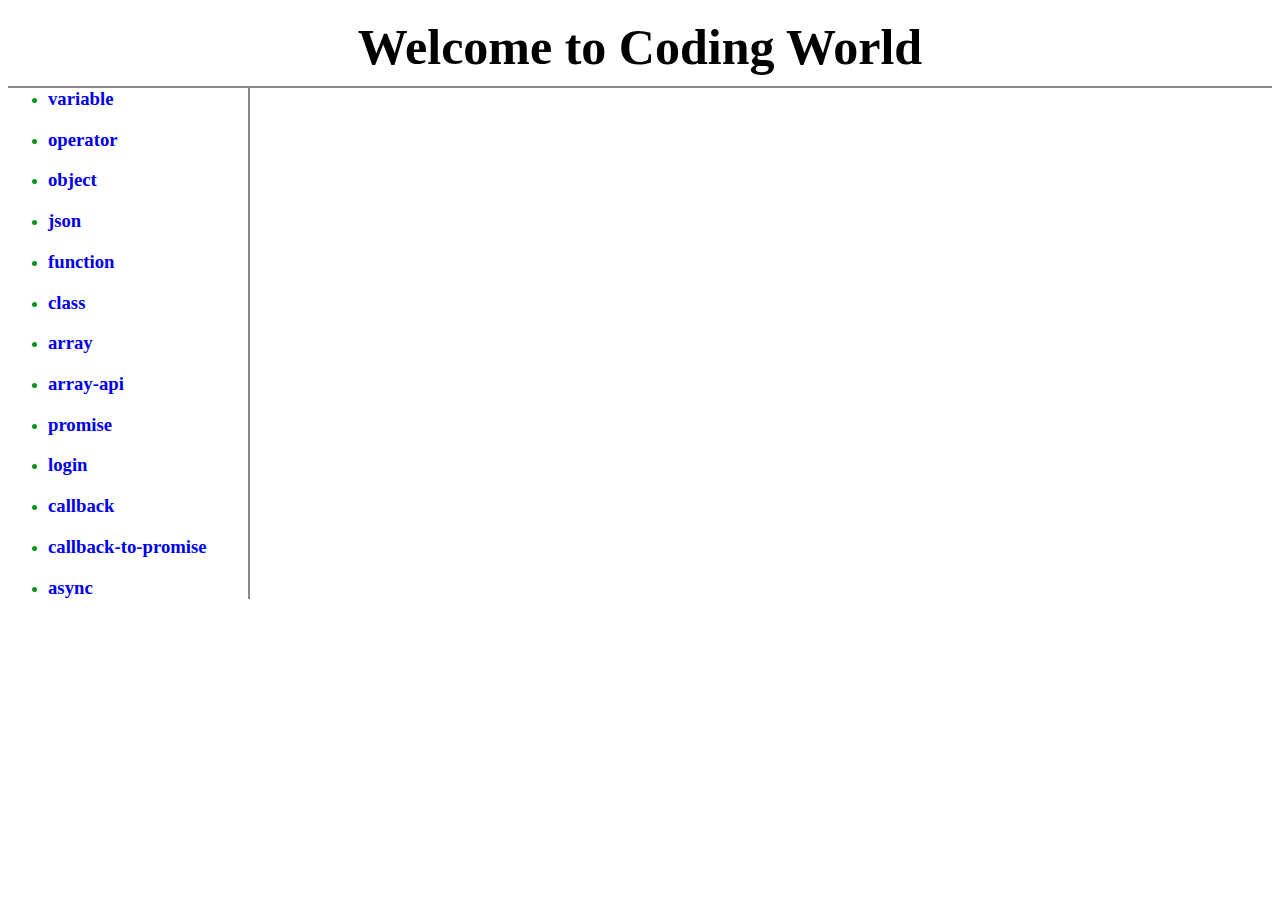
<file: index.html>
<!DOCTYPE html>
<html lang="en">
<head>
    <meta charset="UTF-8">
    <meta name="viewport" content="width=device-width, initial-scale=1.0">
    <title>Document</title>
    <link rel="stylesheet" href="style.css">
<body>
    <section>
        <h1>Welcome to Coding World</h1>
    </section>
    <ul class="list">
        <li><h3><a href="variable.js" class="">variable</a></h3></li>
        <li><h3><a href="operator.js" class="">operator</a></h3></li>
        <li><h3><a href="object.js" class="">object</a></h3></li>
        <li><h3><a href="json.js" class="">json</a></h3></li>
        <li><h3><a href="function.js" class="">function</a></h3></li>
        <li><h3><a href="class.js" class="">class</a></h3></li>
        <li><h3><a href="array.js" class="">array</a></h3></li>
        <li><h3><a href="array-api.js" class="">array-api</a></h3></li>
        <li><h3><a href="async/promise.js" class="">promise</h3></li>
        <li><h3><a href="async/login.js" class="">login</a></h3></li>
        <li><h3><a href="async/callback.js" class="">callback</a></h3></li>
        <li><h3><a href="async/callback-to-promise.js" class="">callback-to-promise</a></h3></li>
        <li><h3><a href="async/async.js" class="">async</a></h3></li>
    </ul>
</body>
</html>
</file>
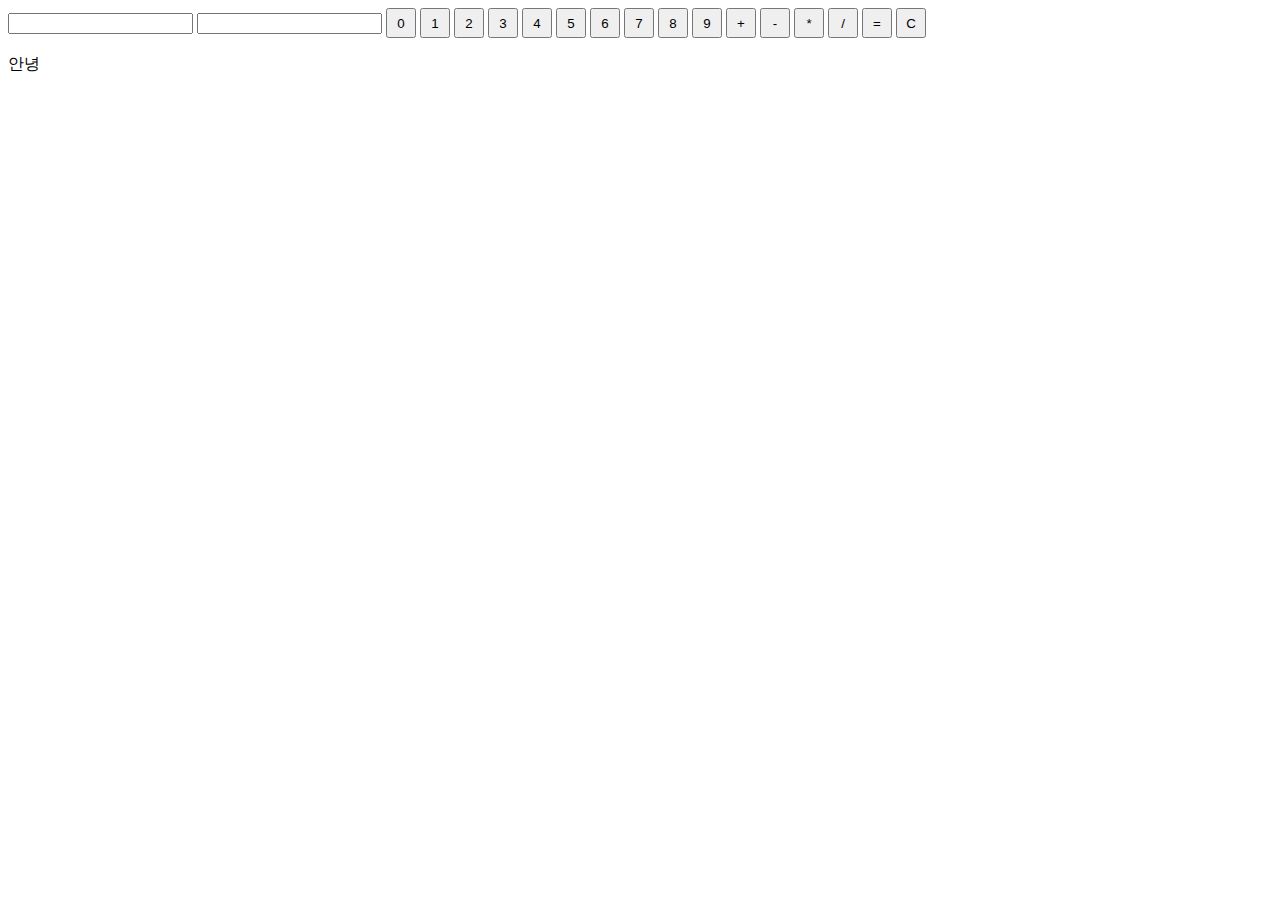
<file: calculator/index.html>
<!DOCTYPE html>
<html lang="en">
<head>
  <meta charset="UTF-8">
  <meta http-equiv="X-UA-Compatible" content="IE=edge">
  <meta name="viewport" content="width=device-width, initial-scale=1.0">
  <link rel="stylesheet" href="style.css">
  <title>Document</title>
</head>
<body>
  <container>
    <input class="number">
    <input class="operator">
    <button class="num0">0</button>
    <button class="num1">1</button>
    <button class="num2">2</button>
    <button class="num3">3</button>
    <button class="num4">4</button>
    <button class="num5">5</button>
    <button class="num6">6</button>
    <button class="num7">7</button>
    <button class="num8">8</button>
    <button class="num9">9</button>
    <button class="numAdd">+</button>
    <button class="numMin">-</button>
    <button class="numMul">*</button>
    <button class="numDiv">/</button>
    <button class="numResult">=</button>
    <button class="numReset">C</button>
    <p>안녕</p>
  </container>
  <script src="index.js"></script>
</body>
</html>
</file>
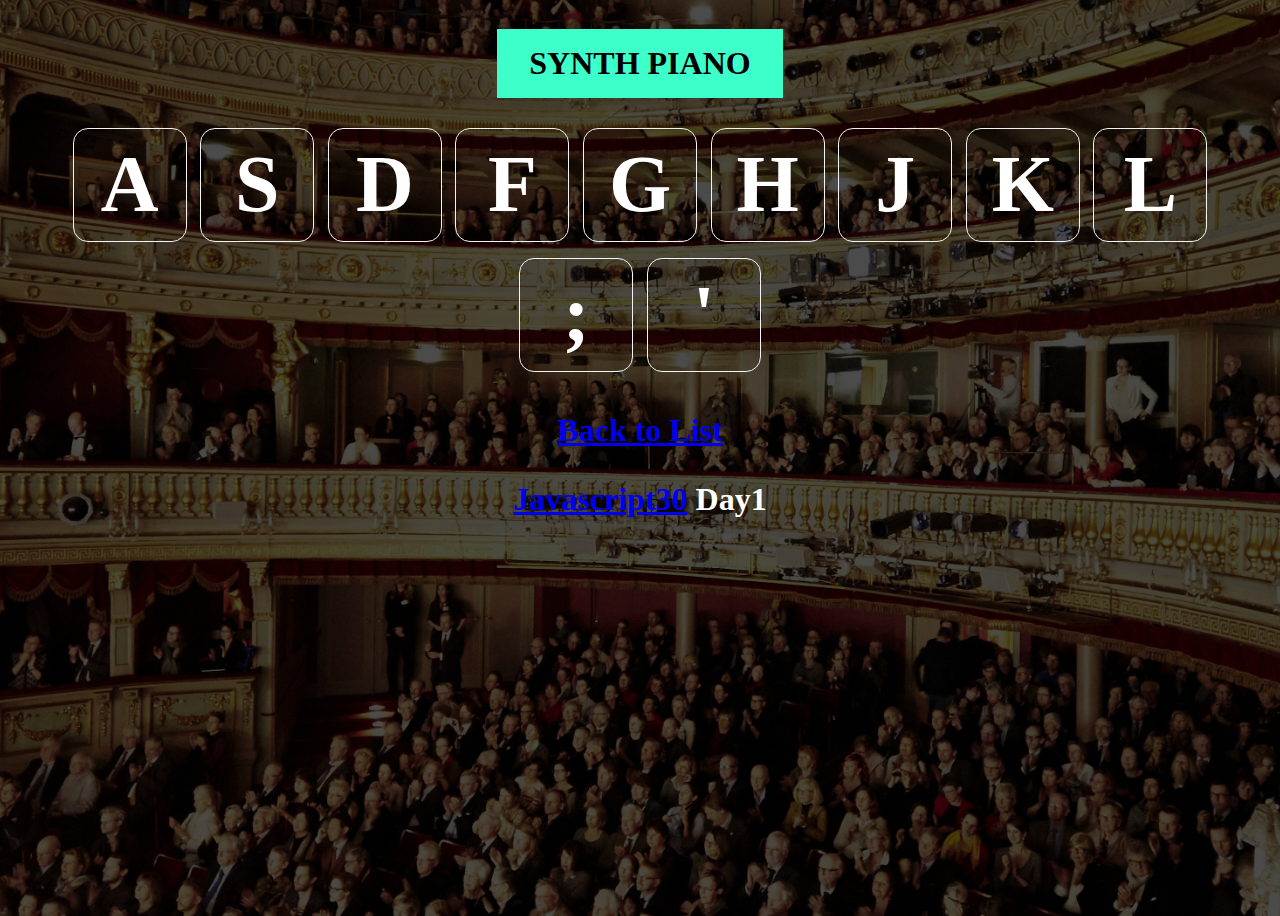
<file: day1-drum/index.html>
<!DOCTYPE html>
<html lang="en">
  <head>
    <meta charset="UTF-8" />
    <meta name="viewport" content="width=device-width, initial-scale=1.0" />
    <meta http-equiv="X-UA-Compatible" content="ie=edge" />
    <title>Synth Piano</title>
    <link rel="stylesheet" href="main.css" />
  </head>
  <body>
    <h1>SYNTH PIANO</h1>
    <section>
      <ul>
        <li data-key="65" class="key">
          <span>A</span>
        </li>
        <li data-key="83" class="key">
          <span>S</span>
        </li>
        <li data-key="68" class="key">
          <span>D</span>
        </li>
        <li data-key="70" class="key">
          <span>F</span>
        </li>
        <li data-key="71" class="key">
          <span>G</span>
        </li>
        <li data-key="72" class="key">
          <span>H</span>
        </li>
        <li data-key="74" class="key">
          <span>J</span>
        </li>
        <li data-key="75" class="key">
          <span>K</span>
        </li>
        <li data-key="76" class="key">
          <span>L</span>
        </li>
        <li data-key="186" class="key">
          <span>;</span>
        </li>
        <li data-key="222" class="key">
          <span>'</span>
        </li>
      </ul>
    </section>
    <footer>
      <p><a href="../">Back to List</a></p>
      <p><a href="https://javascript30.com/">Javascript30</a> Day1</p>
    </footer>
    <audio data-key="65" src="sound/1.mp3"></audio>
    <audio data-key="83" src="sound/2.mp3"></audio>
    <audio data-key="68" src="sound/3.mp3"></audio>
    <audio data-key="70" src="sound/4.mp3"></audio>
    <audio data-key="71" src="sound/5.mp3"></audio>
    <audio data-key="72" src="sound/6.mp3"></audio>
    <audio data-key="74" src="sound/7.mp3"></audio>
    <audio data-key="75" src="sound/8.mp3"></audio>
    <audio data-key="76" src="sound/9.mp3"></audio>
    <audio data-key="186" src="sound/10.mp3"></audio>
    <audio data-key="222" src="sound/11.mp3"></audio>
    <script src="main.js"></script>
  </body>
</html>
</file>
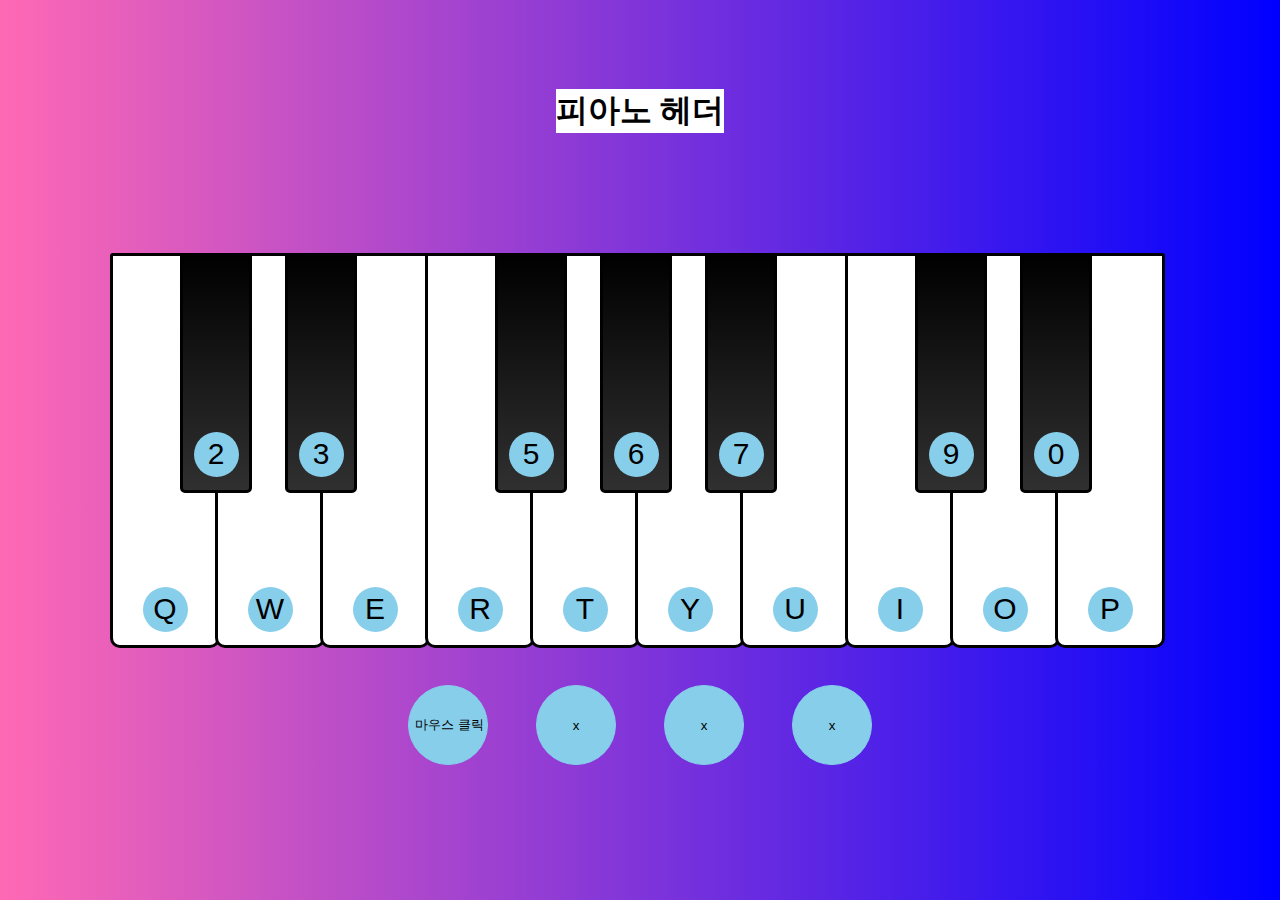
<file: piano/index.html>
<!doctype html>
<html>
  <head>
    <title>Piano</title>
    <link rel="stylesheet" href="style.css" type="text/css">
  </head>
  <body>
    <header>
      <h1>피아노 헤더</h1>
    </header>
    <div class="piano">
      <button class="white-key C4-key">
        <div class="box">Q</div>
      </button>
      <button class="black-key Db4-key">
        <div class="box">2</div>
      </button>
      <button class="white-key D4-key">
        <div class="box">W</div>
      </button>
      <button class="black-key Eb4-key">
        <div class="box">3</div>
      </button>
      <button class="white-key E4-key">
        <div class="box">E</div>
      </button>
      <button class="white-key F4-key">
        <div class="box">R</div>
      </button>
      <button class="black-key Gb4-key">
        <div class="box">5</div>
      </button>
      <button class="white-key G4-key">
        <div class="box">T</div>
      </button>
      <button class="black-key Ab4-key">
        <div class="box">6</div>
      </button>
      <button class="white-key A4-key">
        <div class="box">Y</div>
      </button>
      <button class="black-key Bb4-key">
        <div class="box">7</div>
      </button>
      <button class="white-key B4-key">
        <div class="box">U</div>
      </button>
      <button class="white-key C5-key">
        <div class="box">I</div>
      </button>
      <button class="black-key Db5-key">
        <div class="box">9</div>
      </button>
      <button class="white-key D5-key">
        <div class="box">O</div>
      </button>
      <button class="black-key Eb5-key">
        <div class="box">0</div>
      </button>
      <button class="white-key E5-key">
        <div class="box">P</div>
      </button>
    </div>
    <footer>
      <input class="loop1" type="button" onclick="C4.play()" value="마우스 클릭">
      <input class="loop2" type="button" value="x">
      <input class="loop3" type="button" value="x">
      <input class="loop4" type="button" value="x">
    </footer>
    <script src="script.js"></script>
    <script src="clickEvent.js"></script>
  </body>
</html>
</file>
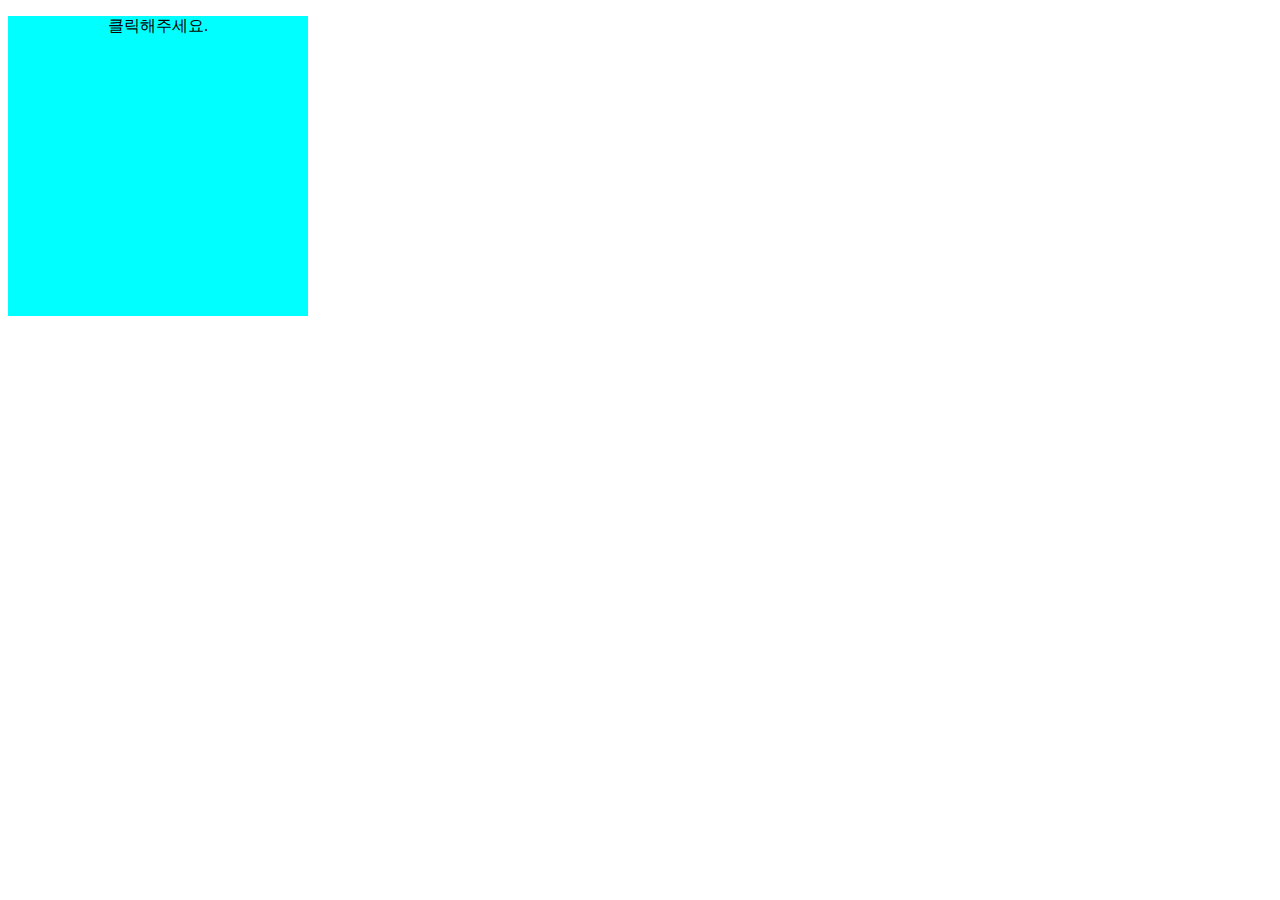
<file: respone/index.html>
<!DOCTYPE html>
<html lang="en">
<head>
  <meta charset="UTF-8">
  <meta http-equiv="X-UA-Compatible" content="IE=edge">
  <link rel="stylesheet" href="style.css">
  <meta name="viewport" content="width=device-width, initial-scale=1.0">
  <title>Document</title>
</head>
<body>
  <div class="box">
    <p>클릭해주세요.</p>
  </div>
</body>
<script>
  const box = document.querySelector(".box");
  const p = document.querySelector("p");
  
  box.addEventListener("click", () => {
    box.style.background = "red";
    if(box.style.background === "red") {
      const getTime = () => {
      setInterval(() => {
        const date = new Date();
        let seconds = date.getSeconds();
        const milliseconds = date.getMilliseconds();
        p.innerHTML = `${seconds}.${milliseconds}`;
      }, 10);
    }
    getTime();
    }
  }) 
  
</script>
</html>
</file>
<file: style.css>
a {
    text-decoration: none;
}


li {
    color: rgb(11, 145, 28);
}

h1 {
    font-size:50px;
    border-bottom: 2px solid #888;
    padding: 10px;
    margin-top: 0;
    margin-bottom: 0;
    text-align: center;
}

h3 {
    margin-top: 0;
}

.list {
    border-right: 2px solid #888;
    width: 200px;
    margin: 0;
}
</file>
<file: calculator/style.css>
button {
  width: 30px;
  height: 30px;
}
</file>
<file: day1-drum/main.css>
body {
  text-align: center;
  background: linear-gradient(rgba(0, 0, 0, 0.7), rgba(0, 0, 0, 0.7)),
    url("./img/opera.jpeg");
  background-size: auto 130%;
  background-position: center center;
  min-height: 100vh;
}
h1 {
  display: inline-block;
  padding: 1rem 2rem;
  background: #3cffc9;
  font-weight: 900;
}
ul {
  padding: 0;
  margin: 0;
}
li {
  display: inline-block;
  width: 5rem;
  height: 5rem;
  display: inline-flex;
  align-items: center;
  justify-content: center;
  border: 1px solid #f3f3f3;
  border-radius: 15px;
  padding: 1rem;
  transition: all 0.5s ease-in-out;
  margin: 0.5rem 0.3rem;
}

li.playing {
  transform: scale(0.9);
}

li img {
  width: 110px;
  border-radius: 50%;
}
li span {
  color: white;
  font-weight: 900;
  font-size: 5rem;
}

p {
  color: white;
  font-weight: 900;
  font-size: 2rem;
}
</file>
<file: piano/style.css>
html {
  height: 100%;
}

body {
  margin: 0;
  padding: 0;
  height: 100%;
  display: flex;
  justify-content: center;
  align-items: center;
  background: linear-gradient(to right, hotpink, blue);
}

header {
  height: 85%;
  display: inline-block;
  position: absolute;
}

h1 {
  background-color: white;
}

.piano {
  display: flex;
  position: relative;
}

.white-key {
  display: flex;
  justify-content: center;
  align-items: flex-end;
  width: 110px;
  height: 395px;
  background-color: #FFF;
  border: 3px solid black;
  border-radius: 3px 3px 10px 10px;
  margin-left: -5px;
  outline: none;
  cursor: pointer;
}

.white-key.active {
  background-color: #C0C0C0;
}

.black-key {
  display: flex;
  justify-content: center;
  align-items: flex-end;
  position: absolute;
  width: 72px;
  height: 240px;
  background-image: linear-gradient(#000000, #303030);
  border: 3px solid black;
  border-radius: 0 0 5px 5px;
  outline: none;
  cursor: pointer;
}

.black-key.active {
  background-image: linear-gradient(#000000, #101010);
}

.box {
  display: flex;
  justify-content: center;
  align-items: center;
  font-size: 30px;
  width: 45px;
  height: 45px;
  background-color: skyblue;
  margin-bottom: 12px;
  border-radius: 100%;
}

.Db4-key {
  left: 65px;
}

.Eb4-key {
  left: 170px;
}

.Gb4-key {
  left: 380px;
}

.Ab4-key {
  left: 485px;
}

.Bb4-key {
  left: 590px;
}

.Db5-key {
  left: 800px;
}

.Eb5-key {
  left: 905px;
}

footer {
  display: flex;
  position: absolute;
  width: 40%;
  justify-content: space-around;
  z-index: 2;
  bottom: 15%;
}

input {
  width: 5rem;
  height: 5rem;
  cursor: pointer;
  border-radius: 100%;
  background-color: skyblue;
  border: 1px solid skyblue;
}

.loop1.active {
  background-color: red;
}
</file>
<file: respone/style.css>
.box {
  width: 300px;
  height: 300px;
  background-color: aqua;
}

p {
  text-align: center;
}
</file>
